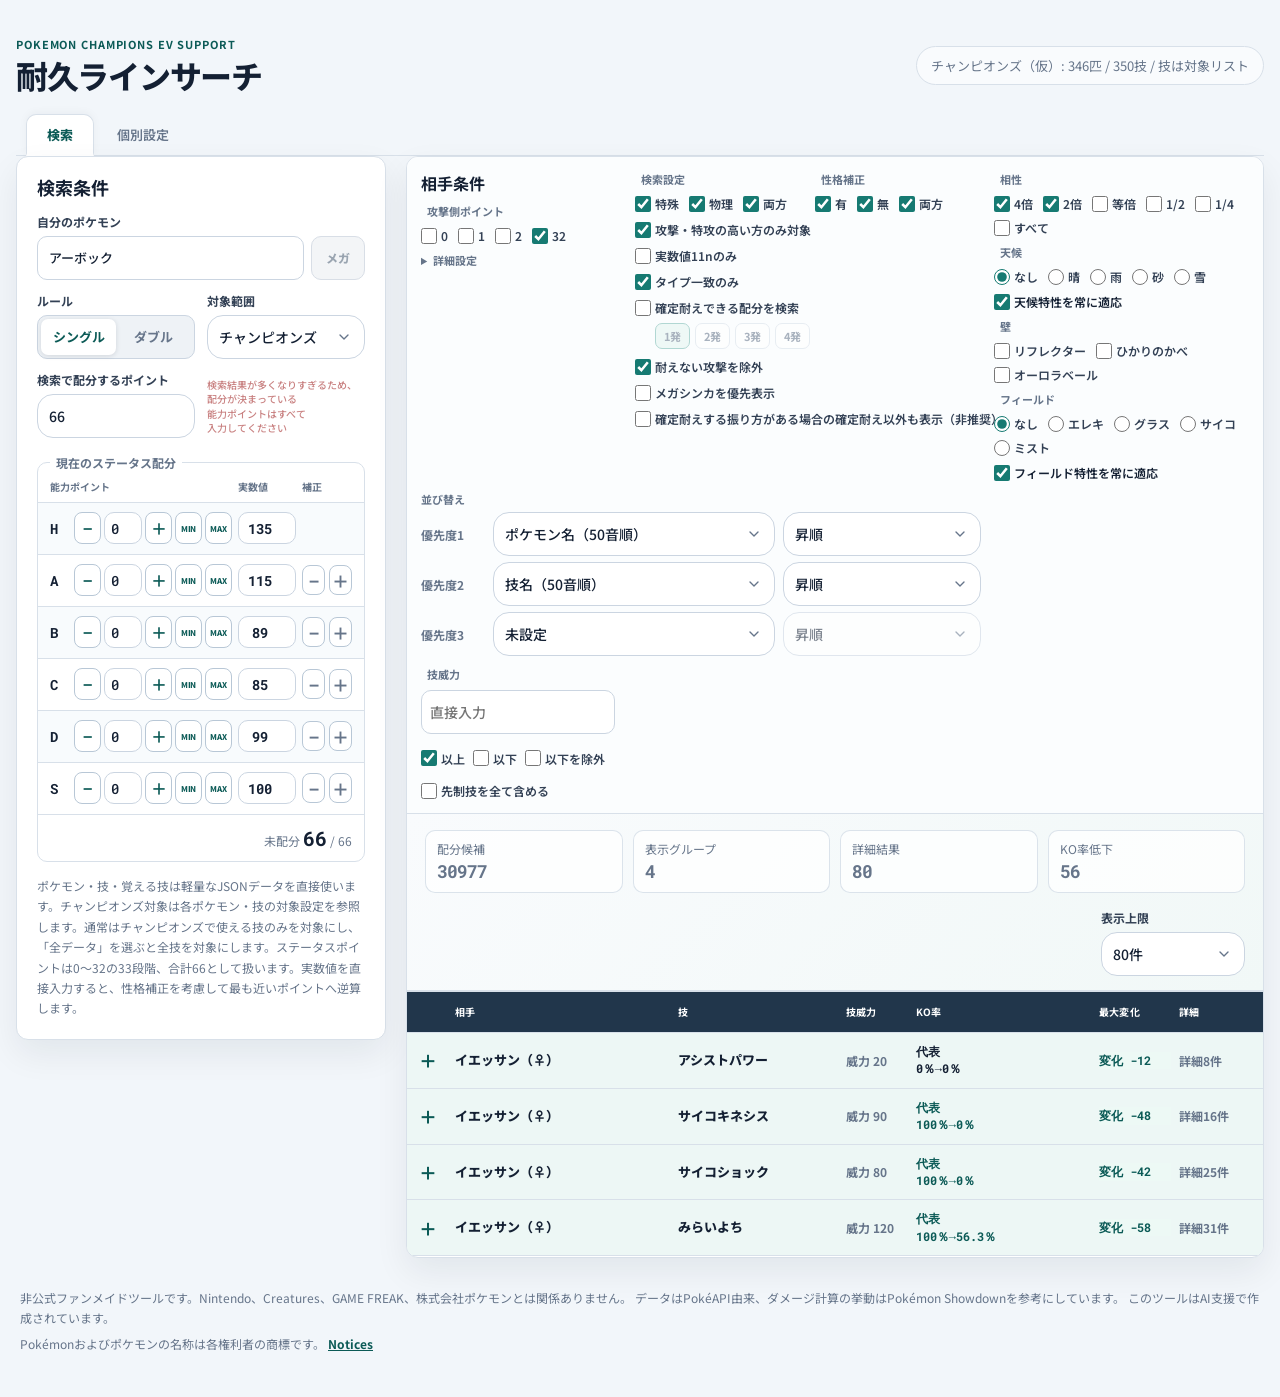
<file: index.html>
<!doctype html>
<html lang="ja">
  <head>
    <meta charset="utf-8" />
    <meta name="viewport" content="width=device-width, initial-scale=1" />
    <title>チャンピオンズ努力値サポート 試作</title>
    <link rel="preconnect" href="https://fonts.googleapis.com" />
    <link rel="preconnect" href="https://fonts.gstatic.com" crossorigin />
    <link href="https://fonts.googleapis.com/css2?family=Noto+Sans+JP:wght@400;500;600;700;800&family=Roboto+Mono:wght@500;600;700&display=swap" rel="stylesheet" />
    <link rel="stylesheet" href="./styles.css?v=20260912-1" />
  </head>
  <body>
    <main class="app-shell">
      <header class="app-header">
        <div>
          <p class="eyebrow">Pokemon Champions EV Support</p>
          <h1>耐久ラインサーチ</h1>
        </div>
        <div class="status-pill" id="dataStatus">データ読込中</div>
      </header>

      <nav class="page-nav" role="tablist" aria-label="画面切替">
        <button type="button" class="page-nav-button is-selected" data-page="search" role="tab" aria-selected="true" aria-controls="searchPage">検索</button>
        <button type="button" class="page-nav-button" data-page="move-settings" role="tab" aria-selected="false" aria-controls="moveSettingsPage">個別設定</button>
      </nav>

      <section class="workspace page-view" id="searchPage">
        <form class="panel controls" id="searchForm">
          <div class="panel-heading">
            <h2>検索条件</h2>
          </div>

          <div class="field-grid">
            <div class="form-field pokemon-field">
              <span>自分のポケモン</span>
              <div class="pokemon-selector-row">
                <div class="pokemon-combobox" id="pokemonCombobox">
                  <input id="defenderSearch" type="search" autocomplete="off" placeholder="名前を入力（例：が）" role="combobox" aria-autocomplete="list" aria-expanded="false" aria-controls="defenderOptions" />
                  <input id="defenderSelect" type="hidden" />
                  <div class="pokemon-options" id="defenderOptions" role="listbox" hidden></div>
                </div>
                <button id="megaToggle" class="mega-toggle" type="button">メガ</button>
              </div>
              <label id="multiscaleOption" class="ability-toggle" hidden>
                <input id="multiscaleEnabled" type="checkbox" checked />
                <span>マルチスケイル適用</span>
              </label>
              <label id="metalDefenseOption" class="ability-toggle" hidden>
                <input id="metalDefenseEnabled" type="checkbox" checked />
                <span>はどうのぼうご適用</span>
              </label>
              <label id="thickFatOption" class="ability-toggle" hidden>
                <input id="thickFatEnabled" type="checkbox" checked />
                <span>あついしぼう適用</span>
              </label>
              <label id="heatproofOption" class="ability-toggle" hidden>
                <input id="heatproofEnabled" type="checkbox" checked />
                <span>たいねつ適用</span>
              </label>
              <label id="drySkinOption" class="ability-toggle" hidden>
                <input id="drySkinEnabled" type="checkbox" checked />
                <span>かんそうはだ適用</span>
              </label>
              <label id="filterOption" class="ability-toggle" hidden>
                <input id="filterEnabled" type="checkbox" checked />
                <span>フィルター適用</span>
              </label>
              <label id="hardRockOption" class="ability-toggle" hidden>
                <input id="hardRockEnabled" type="checkbox" checked />
                <span>ハードロック適用</span>
              </label>
              <label id="grassPeltOption" class="ability-toggle" hidden>
                <input id="grassPeltEnabled" type="checkbox" checked />
                <span>くさのけがわ適用</span>
              </label>
            </div>

            <div class="form-field">
              <span>ルール</span>
              <div class="rule-toggle" role="group" aria-label="ルール選択">
                <button type="button" class="rule-toggle-button is-selected" data-rule="single" aria-pressed="true">シングル</button>
                <button type="button" class="rule-toggle-button" data-rule="double" aria-pressed="false">ダブル</button>
                <input id="battleRule" type="hidden" value="single" />
              </div>
            </div>

            <label>
              対象範囲
              <select id="availabilityMode">
                <option value="final">チャンピオンズ（仮）</option>
                <option value="all">全データ</option>
              </select>
            </label>

            <label>
              検索で配分するポイント
              <input id="remainingPoints" type="number" min="0" max="66" value="66" />
            </label>

            <p class="remaining-points-note">検索結果が多くなりすぎるため、<br />配分が決まっている<br />能力ポイントはすべて<br />入力してください</p>
          </div>

          <fieldset class="stat-allocation">
            <legend>現在のステータス配分</legend>
            <div class="stat-table-head" aria-hidden="true">
              <span class="stat-point-heading">能力ポイント</span><span>実数値</span><span>補正</span>
            </div>
            <div class="stat-row">
              <strong>H</strong>
              <div class="point-stepper">
                <button type="button" class="point-button" data-target="currentHpPoints" data-delta="-1" aria-label="Hを1減らす">−</button>
                <input id="currentHpPoints" type="number" min="0" max="32" value="0" aria-label="Hポイント" />
                <button type="button" class="point-button" data-target="currentHpPoints" data-delta="1" aria-label="Hを1増やす">＋</button>
                <button type="button" class="point-preset" data-target="currentHpPoints" data-value="0" aria-label="HをMIN（0）にする">MIN</button>
                <button type="button" class="point-preset" data-target="currentHpPoints" data-value="32" aria-label="HをMAX（32）にする">MAX</button>
              </div>
              <input id="currentHp" class="stat-value" type="number" min="1" value="175" aria-label="現在HP実数値" />
              <span></span>
            </div>
            <div class="stat-row">
              <strong>A</strong>
              <div class="point-stepper">
                <button type="button" class="point-button" data-target="currentAtkPoints" data-delta="-1" aria-label="Aを1減らす">−</button>
                <input id="currentAtkPoints" type="number" min="0" max="32" value="0" aria-label="Aポイント" />
                <button type="button" class="point-button" data-target="currentAtkPoints" data-delta="1" aria-label="Aを1増やす">＋</button>
                <button type="button" class="point-preset" data-target="currentAtkPoints" data-value="0" aria-label="AをMIN（0）にする">MIN</button>
                <button type="button" class="point-preset" data-target="currentAtkPoints" data-value="32" aria-label="AをMAX（32）にする">MAX</button>
              </div>
              <input id="currentAtk" class="stat-value" type="number" min="1" aria-label="現在攻撃実数値" />
              <div class="nature-buttons" aria-label="攻撃の性格補正">
                <button type="button" class="nature-button" data-nature-stat="atk" data-nature-mode="drop" aria-label="攻撃を下降補正">−</button>
                <button type="button" class="nature-button" data-nature-stat="atk" data-nature-mode="boost" aria-label="攻撃を上昇補正">＋</button>
              </div>
            </div>
            <div class="stat-row">
              <strong>B</strong>
              <div class="point-stepper">
                <button type="button" class="point-button" data-target="currentDefPoints" data-delta="-1" aria-label="Bを1減らす">−</button>
                <input id="currentDefPoints" type="number" min="0" max="32" value="0" aria-label="Bポイント" />
                <button type="button" class="point-button" data-target="currentDefPoints" data-delta="1" aria-label="Bを1増やす">＋</button>
                <button type="button" class="point-preset" data-target="currentDefPoints" data-value="0" aria-label="BをMIN（0）にする">MIN</button>
                <button type="button" class="point-preset" data-target="currentDefPoints" data-value="32" aria-label="BをMAX（32）にする">MAX</button>
              </div>
              <input id="currentDef" class="stat-value" type="number" min="1" value="115" aria-label="現在防御実数値" />
              <div class="nature-buttons" aria-label="防御の性格補正">
                <button type="button" class="nature-button" data-nature-stat="def" data-nature-mode="drop" aria-label="防御を下降補正">−</button>
                <button type="button" class="nature-button" data-nature-stat="def" data-nature-mode="boost" aria-label="防御を上昇補正">＋</button>
              </div>
            </div>
            <div class="stat-row">
              <strong>C</strong>
              <div class="point-stepper">
                <button type="button" class="point-button" data-target="currentSpaPoints" data-delta="-1" aria-label="Cを1減らす">−</button>
                <input id="currentSpaPoints" type="number" min="0" max="32" value="0" aria-label="Cポイント" />
                <button type="button" class="point-button" data-target="currentSpaPoints" data-delta="1" aria-label="Cを1増やす">＋</button>
                <button type="button" class="point-preset" data-target="currentSpaPoints" data-value="0" aria-label="CをMIN（0）にする">MIN</button>
                <button type="button" class="point-preset" data-target="currentSpaPoints" data-value="32" aria-label="CをMAX（32）にする">MAX</button>
              </div>
              <input id="currentSpa" class="stat-value" type="number" min="1" aria-label="現在特攻実数値" />
              <div class="nature-buttons" aria-label="特攻の性格補正">
                <button type="button" class="nature-button" data-nature-stat="spa" data-nature-mode="drop" aria-label="特攻を下降補正">−</button>
                <button type="button" class="nature-button" data-nature-stat="spa" data-nature-mode="boost" aria-label="特攻を上昇補正">＋</button>
              </div>
            </div>
            <div class="stat-row">
              <strong>D</strong>
              <div class="point-stepper">
                <button type="button" class="point-button" data-target="currentSpdPoints" data-delta="-1" aria-label="Dを1減らす">−</button>
                <input id="currentSpdPoints" type="number" min="0" max="32" value="0" aria-label="Dポイント" />
                <button type="button" class="point-button" data-target="currentSpdPoints" data-delta="1" aria-label="Dを1増やす">＋</button>
                <button type="button" class="point-preset" data-target="currentSpdPoints" data-value="0" aria-label="DをMIN（0）にする">MIN</button>
                <button type="button" class="point-preset" data-target="currentSpdPoints" data-value="32" aria-label="DをMAX（32）にする">MAX</button>
              </div>
              <input id="currentSpd" class="stat-value" type="number" min="1" value="105" aria-label="現在特防実数値" />
              <div class="nature-buttons" aria-label="特防の性格補正">
                <button type="button" class="nature-button" data-nature-stat="spd" data-nature-mode="drop" aria-label="特防を下降補正">−</button>
                <button type="button" class="nature-button" data-nature-stat="spd" data-nature-mode="boost" aria-label="特防を上昇補正">＋</button>
              </div>
            </div>
            <div class="stat-row">
              <strong>S</strong>
              <div class="point-stepper">
                <button type="button" class="point-button" data-target="currentSpePoints" data-delta="-1" aria-label="Sを1減らす">−</button>
                <input id="currentSpePoints" type="number" min="0" max="32" value="0" aria-label="Sポイント" />
                <button type="button" class="point-button" data-target="currentSpePoints" data-delta="1" aria-label="Sを1増やす">＋</button>
                <button type="button" class="point-preset" data-target="currentSpePoints" data-value="0" aria-label="SをMIN（0）にする">MIN</button>
                <button type="button" class="point-preset" data-target="currentSpePoints" data-value="32" aria-label="SをMAX（32）にする">MAX</button>
              </div>
              <input id="currentSpe" class="stat-value" type="number" min="1" aria-label="現在素早さ実数値" />
              <div class="nature-buttons" aria-label="素早さの性格補正">
                <button type="button" class="nature-button" data-nature-stat="spe" data-nature-mode="drop" aria-label="素早さを下降補正">−</button>
                <button type="button" class="nature-button" data-nature-stat="spe" data-nature-mode="boost" aria-label="素早さを上昇補正">＋</button>
              </div>
            </div>
            <div class="point-balance">未配分 <strong id="unallocatedPoints">66</strong> / 66</div>
          </fieldset>

          <p class="note">
            ポケモン・技・覚える技は軽量なJSONデータを直接使います。チャンピオンズ対象は各ポケモン・技の対象設定を参照します。通常はチャンピオンズで使える技のみを対象にし、「全データ」を選ぶと全技を対象にします。ステータスポイントは0〜32の33段階、合計66として扱います。実数値を直接入力すると、性格補正を考慮して最も近いポイントへ逆算します。
          </p>
        </form>

        <section class="panel results-panel">
          <div class="opponent-filters">
            <div class="opponent-filters-heading">
              <strong>相手条件</strong>
              <fieldset class="checkbox-group attacker-points-presets" data-filter-group="attackerPointsPreset">
                <legend>攻撃側ポイント</legend>
                <label><input type="checkbox" name="attackerPointsPreset" value="0" /> 0</label>
                <label><input type="checkbox" name="attackerPointsPreset" value="1" /> 1</label>
                <label><input type="checkbox" name="attackerPointsPreset" value="2" /> 2</label>
                <label><input type="checkbox" name="attackerPointsPreset" value="32" checked /> 32</label>
              </fieldset>
              <details class="attacker-points-details" id="attackerPointsDetails">
                <summary>詳細設定</summary>
                <fieldset class="checkbox-group attacker-points-detail-group" data-filter-group="attackerPointsDetail">
                  <legend>3〜31ポイント</legend>
                  <div id="attackerPointsDetailOptions" class="attacker-points-detail-options"></div>
                </fieldset>
              </details>
            </div>

            <fieldset class="checkbox-group" data-filter-group="attackKind">
              <legend>検索設定</legend>
              <label><input type="checkbox" name="attackKind" value="special" checked /> 特殊</label>
              <label><input type="checkbox" name="attackKind" value="physical" checked /> 物理</label>
              <label><input type="checkbox" name="attackKind" value="both" checked /> 両方</label>
              <label class="higher-offense-option"><input id="higherOffenseOnly" type="checkbox" checked /> 攻撃・特攻の高い方のみ対象</label>
              <label class="higher-offense-option"><input id="attackStatMultipleOf11" type="checkbox" /> 実数値11nのみ</label>
              <label class="higher-offense-option"><input id="stabOnly" type="checkbox" checked /> タイプ一致のみ</label>
              <div class="guaranteed-survival-option">
                <label class="guaranteed-survival-toggle"><input id="guaranteedSurvivalSearch" type="checkbox" /> 確定耐えできる配分を検索</label>
                <div class="guaranteed-survival-hit-options" role="group" aria-label="確定耐えを検索する被弾回数">
                  <button type="button" data-guaranteed-survival-hit="1" aria-pressed="true">1発</button>
                  <button type="button" data-guaranteed-survival-hit="2" aria-pressed="false">2発</button>
                  <button type="button" data-guaranteed-survival-hit="3" aria-pressed="false">3発</button>
                  <button type="button" data-guaranteed-survival-hit="4" aria-pressed="false">4発</button>
                </div>
              </div>
              <label class="higher-offense-option"><input id="excludeUnsurvivableAttacks" type="checkbox" checked /> 耐えない攻撃を除外</label>
              <label class="higher-offense-option"><input id="prioritizeMega" type="checkbox" /> メガシンカを優先表示</label>
              <label class="higher-offense-option"><input id="showNonGuaranteedWhenGuaranteed" type="checkbox" /> 確定耐えする振り方がある場合の確定耐え以外も表示（非推奨）</label>
            </fieldset>

            <fieldset class="checkbox-group" data-filter-group="attackerNature">
              <legend>性格補正</legend>
              <label><input type="checkbox" name="attackerNature" value="boost" checked /> 有</label>
              <label><input type="checkbox" name="attackerNature" value="neutral" checked /> 無</label>
              <label><input type="checkbox" name="attackerNature" value="both" checked /> 両方</label>
            </fieldset>

            <div class="effectiveness-weather-column">
              <fieldset class="checkbox-group effectiveness-group" data-filter-group="effectiveness">
                <legend>相性</legend>
                <label><input type="checkbox" name="effectiveness" value="4" checked /> 4倍</label>
                <label><input type="checkbox" name="effectiveness" value="2" checked /> 2倍</label>
                <label><input type="checkbox" name="effectiveness" value="1" /> 等倍</label>
                <label><input type="checkbox" name="effectiveness" value="0.5" /> 1/2</label>
                <label><input type="checkbox" name="effectiveness" value="0.25" /> 1/4</label>
                <label><input type="checkbox" name="effectiveness" value="all" /> すべて</label>
              </fieldset>

              <fieldset class="checkbox-group weather-group">
                <legend>天候</legend>
                <label><input type="radio" name="weather" value="none" checked /> なし</label>
                <label><input type="radio" name="weather" value="sunny" /> 晴</label>
                <label><input type="radio" name="weather" value="rain" /> 雨</label>
                <label><input type="radio" name="weather" value="sand" /> 砂</label>
                <label><input type="radio" name="weather" value="snow" /> 雪</label>
              </fieldset>
              <label class="weather-ability-option">
                <input id="weatherAbilityAlways" type="checkbox" checked />
                天候特性を常に適応
              </label>

              <fieldset class="checkbox-group wall-group" data-filter-group="wall">
                <legend>壁</legend>
                <label><input type="checkbox" name="wall" value="reflect" /> リフレクター</label>
                <label><input type="checkbox" name="wall" value="lightScreen" /> ひかりのかべ</label>
                <label><input type="checkbox" name="wall" value="auroraVeil" /> オーロラベール</label>
              </fieldset>

              <fieldset class="checkbox-group field-group" data-filter-group="field">
                <legend>フィールド</legend>
                <label><input type="radio" name="field" value="none" checked /> なし</label>
                <label><input type="radio" name="field" value="electric" /> エレキ</label>
                <label><input type="radio" name="field" value="grassy" /> グラス</label>
                <label><input type="radio" name="field" value="psychic" /> サイコ</label>
                <label><input type="radio" name="field" value="misty" /> ミスト</label>
              </fieldset>
              <label class="weather-ability-option">
                <input id="fieldAbilityAlways" type="checkbox" checked />
                フィールド特性を常に適応
              </label>
            </div>

            <fieldset class="result-sort-settings">
              <legend>並び替え</legend>
              <div class="result-sort-list">
                <div class="result-sort-row">
                  <span class="result-sort-priority">優先度1</span>
                  <select class="result-sort-key" data-result-sort-key="1" aria-label="並び替え優先度1">
                    <option value="attacker-name" selected>ポケモン名（50音順）</option>
                    <option value="move-name">技名（50音順）</option>
                    <option value="attack-stat">攻撃時数値順</option>
                    <option value="change-amount">ダメージ変化量</option>
                    <option value="unset">未設定</option>
                  </select>
                  <select class="result-sort-direction" data-result-sort-direction="1" aria-label="並び替え優先度1の順序">
                    <option value="asc" selected>昇順</option>
                    <option value="desc">降順</option>
                  </select>
                </div>
                <div class="result-sort-row">
                  <span class="result-sort-priority">優先度2</span>
                  <select class="result-sort-key" data-result-sort-key="2" aria-label="並び替え優先度2">
                    <option value="attacker-name">ポケモン名（50音順）</option>
                    <option value="move-name" selected>技名（50音順）</option>
                    <option value="attack-stat">攻撃時数値順</option>
                    <option value="change-amount">ダメージ変化量</option>
                    <option value="unset">未設定</option>
                  </select>
                  <select class="result-sort-direction" data-result-sort-direction="2" aria-label="並び替え優先度2の順序">
                    <option value="asc" selected>昇順</option>
                    <option value="desc">降順</option>
                  </select>
                </div>
                <div class="result-sort-row">
                  <span class="result-sort-priority">優先度3</span>
                  <select class="result-sort-key" data-result-sort-key="3" aria-label="並び替え優先度3">
                    <option value="attacker-name">ポケモン名（50音順）</option>
                    <option value="move-name">技名（50音順）</option>
                    <option value="attack-stat">攻撃時数値順</option>
                    <option value="change-amount">ダメージ変化量</option>
                    <option value="unset" selected>未設定</option>
                  </select>
                  <select class="result-sort-direction" data-result-sort-direction="3" aria-label="並び替え優先度3の順序">
                    <option value="asc" selected>昇順</option>
                    <option value="desc">降順</option>
                  </select>
                </div>
              </div>
            </fieldset>

            <fieldset class="checkbox-group move-power-filter">
              <legend>技威力</legend>
              <label class="move-power-input">
                <input id="movePower" type="number" min="1" max="250" step="1" list="movePowerOptions" placeholder="直接入力" />
                <datalist id="movePowerOptions"></datalist>
              </label>
              <span class="power-comparison" data-filter-group="powerComparison">
                <label><input type="checkbox" name="powerComparison" value="gte" checked /> 以上</label>
                <label><input type="checkbox" name="powerComparison" value="lte" /> 以下</label>
                <label><input type="checkbox" name="powerComparison" value="gt" /> 以下を除外</label>
              </span>
              <label class="priority-move-option">
                <input id="includePriorityMoves" type="checkbox" /> 先制技を全て含める
              </label>
            </fieldset>
          </div>

          <div class="results-toolbar">
            <div class="summary" id="summary">
              <span>検索すると結果がここに出ます。</span>
            </div>
            <label class="result-limit-control">
              表示上限
              <select id="resultLimit" aria-label="検索結果の表示上限">
                <option value="80">80件</option>
                <option value="120">120件</option>
                <option value="160">160件</option>
                <option value="200">200件</option>
                <option value="unlimited">無制限</option>
              </select>
            </label>
          </div>

          <div class="table-wrap">
            <table>
              <thead class="result-group-table-header">
                <tr>
                  <th colspan="11" class="result-group-header-cell">
                    <div class="result-group-header-grid">
                      <span aria-hidden="true"></span>
                      <span>相手</span>
                      <span>技</span>
                      <span>技威力</span>
                      <span>KO率</span>
                      <span>最大変化</span>
                      <span>詳細</span>
                    </div>
                  </th>
                </tr>
              </thead>
              <tbody id="resultsBody"></tbody>
            </table>
          </div>
        </section>
      </section>

      <section class="panel move-settings-page page-view" id="moveSettingsPage" hidden>
        <div class="panel-heading move-settings-heading">
          <div>
            <h2>ポケモンごとの技設定</h2>
            <p>検索結果に含める技をポケモンごとに選択できます。通常はチャンピオンズ対象の技だけを表示し、「全データ」では全技を表示します。</p>
            <div class="move-settings-navigation">
              <div class="move-settings-rule-tabs" role="tablist" aria-label="個別設定のルール">
                <button type="button" class="move-settings-rule-tab is-selected" data-move-settings-view="individual" data-move-rule="single" role="tab" aria-selected="true" aria-controls="moveSettingsIndividualPanel">シングル</button>
                <button type="button" class="move-settings-rule-tab" data-move-settings-view="individual" data-move-rule="double" role="tab" aria-selected="false" aria-controls="moveSettingsIndividualPanel">ダブル</button>
              </div>
              <button type="button" class="move-settings-mode-tab" data-move-settings-view="bulk" role="tab" aria-selected="false" aria-controls="moveSettingsBulkPanel">一括設定</button>
            </div>
            <div class="move-settings-preset-bar" aria-label="個別設定プリセット">
              <div class="move-settings-preset-selection">
                <label class="move-settings-preset-field">
                  <span>プリセット <small id="moveSettingsPresetCount">マイセット 0/100</small></span>
                  <select id="moveSettingsPresetSelect">
                    <option value="">プリセットを選択</option>
                  </select>
                </label>
                <button id="moveSettingsPresetLoad" type="button" class="secondary-button move-settings-preset-load" disabled>呼び出す</button>
              </div>
              <label class="move-settings-preset-field">
                <span>保存名</span>
                <input id="moveSettingsPresetName" type="text" maxlength="40" placeholder="例：ダブル用" />
              </label>
              <div class="move-settings-preset-actions">
                <div class="move-settings-preset-actions-primary">
                  <button id="moveSettingsPresetSave" type="button" class="secondary-button">変更をプリセットに反映</button>
                  <button id="moveSettingsPresetDelete" type="button" class="secondary-button" disabled>削除</button>
                </div>
                <div id="moveSettingsAdminActions" class="move-settings-preset-actions-recommended" hidden>
                  <button id="moveSettingsRecommendedPresetCreate" type="button" class="secondary-button recommended-preset-button">おすすめ作成を開始</button>
                  <button id="moveSettingsRecommendedPresetExport" type="button" class="secondary-button recommended-preset-export" disabled>おすすめ書き出し</button>
                </div>
              </div>
              <button id="moveSettingsPresetEdit" type="button" hidden disabled>編集モード</button>
              <button id="moveSettingsPresetEditDone" type="button" hidden>編集終了</button>
              <div id="moveSettingsPresetEditingNotice" hidden>
                <strong id="moveSettingsPresetEditingLabel"></strong>
                <span id="moveSettingsPresetEditingName"></span>
              </div>
              <p id="moveSettingsRecommendedHelp" class="move-settings-recommended-help" hidden>管理用：おすすめ候補はこの端末に保存され、「おすすめ書き出し」で組み込み用ファイルを作れます。</p>
              <p id="moveSettingsPresetStatus" class="move-settings-preset-status" role="status" aria-live="polite"></p>
            </div>
          </div>
        </div>

        <div class="move-settings-layout" id="moveSettingsIndividualPanel">
          <aside class="move-settings-pokemon-panel">
            <label for="moveSettingsPokemonSearch">ポケモンを選択</label>
            <input id="moveSettingsPokemonSearch" type="search" autocomplete="off" placeholder="名前で絞り込み" />
            <label class="move-settings-pokemon-sort" for="moveSettingsPokemonSort">
              ポケモンの並び順
              <select id="moveSettingsPokemonSort">
                <option value="name">名前順</option>
                <option value="dex-number">全国図鑑順</option>
                <option value="base-stat-desc">合計種族値が高い順</option>
                <option value="base-stat-asc">合計種族値が低い順</option>
              </select>
            </label>
            <div class="move-settings-pokemon-list-heading" aria-hidden="true">
              <span></span>
              <span>検索<br />対象</span>
            </div>
            <div id="moveSettingsPokemonList" class="move-settings-pokemon-list" role="listbox" aria-label="技設定するポケモン"></div>
          </aside>

          <section class="move-settings-detail" aria-live="polite">
            <div class="move-settings-detail-heading">
              <div>
                <h3 id="moveSettingsPokemonName">ポケモンを選択してください</h3>
                <p id="moveSettingsSummary">技の設定状況</p>
              </div>
              <div class="move-settings-actions">
                <button id="moveSettingsAllOn" type="button" class="secondary-button">すべて必要</button>
                <button id="moveSettingsAllOff" type="button" class="secondary-button">すべて不要</button>
              </div>
            </div>
            <section class="move-settings-ability-section" aria-labelledby="moveSettingsAbilityHeading">
              <h4 id="moveSettingsAbilityHeading">特性</h4>
              <div id="moveSettingsAbilityList" class="move-settings-ability-list"></div>
            </section>
            <label for="moveSettingsMoveSearch">技を検索</label>
            <input id="moveSettingsMoveSearch" type="search" autocomplete="off" placeholder="技名で絞り込み" />
            <div id="moveSettingsMoveList" class="move-settings-move-list" role="list" aria-label="技の要不要設定"></div>
          </section>
        </div>

        <section class="move-settings-bulk-panel" id="moveSettingsBulkPanel" hidden>
          <div class="move-settings-bulk-heading">
            <div>
              <h3>一括設定</h3>
              <p><span id="moveSettingsBulkRuleName">シングル</span>のポケモンごとの技チェックをまとめて変更します。</p>
            </div>
          </div>
          <div class="move-settings-bulk-rule-tabs" role="tablist" aria-label="一括設定のルール">
            <button type="button" class="move-settings-bulk-rule-tab is-selected" data-bulk-rule="single" role="tab" aria-selected="true" aria-controls="moveSettingsBulkPanel">シングル</button>
            <button type="button" class="move-settings-bulk-rule-tab" data-bulk-rule="double" role="tab" aria-selected="false" aria-controls="moveSettingsBulkPanel">ダブル</button>
          </div>
          <div class="move-settings-bulk-list">
            <div class="move-settings-bulk-card">
              <div class="move-settings-bulk-option">
                <span>
                  <strong>各技タイプ　威力上位のみ対象設定</strong>
                  <small>タイプごとに、威力の高い技だけを検索対象にします。</small>
                </span>
              </div>
              <div class="move-settings-bulk-controls">
                <label class="move-settings-bulk-count">
                  <span>上位</span>
                  <input id="moveSettingsTopPowerCount" type="number" min="1" max="20" step="1" value="3" inputmode="numeric" aria-label="各技タイプの上位個数" />
                  <span>個</span>
                </label>
                <button id="moveSettingsApplyBulk" type="button" class="secondary-button">一括適用</button>
              </div>
            </div>
            <div class="move-settings-bulk-card">
              <div class="move-settings-bulk-option">
                <span>
                  <strong>合計種族値 n 以下を除外</strong>
                  <small>合計種族値が指定値以下のポケモンを検索対象から外します。</small>
                </span>
              </div>
              <div class="move-settings-bulk-controls">
                <label class="move-settings-bulk-count">
                  <span>合計種族値</span>
                  <input id="moveSettingsBaseStatMax" type="number" min="0" max="1200" step="1" value="0" inputmode="numeric" aria-label="除外する合計種族値の上限" />
                  <span>以下</span>
                </label>
                <button id="moveSettingsApplyBaseStatExclusion" type="button" class="secondary-button">一括適用</button>
              </div>
            </div>
            <div class="move-settings-bulk-card">
              <div class="move-settings-bulk-option">
                <span>
                  <strong>合計種族値 n 以上をチェック</strong>
                  <small>合計種族値が指定値以上のポケモンを検索対象にします。</small>
                </span>
              </div>
              <div class="move-settings-bulk-controls">
                <label class="move-settings-bulk-count">
                  <span>合計種族値</span>
                  <input id="moveSettingsBaseStatMin" type="number" min="0" max="1200" step="1" value="0" inputmode="numeric" aria-label="対象にする合計種族値の下限" />
                  <span>以上</span>
                </label>
                <button id="moveSettingsApplyBaseStatInclusion" type="button" class="secondary-button">一括適用</button>
              </div>
            </div>
          </div>
        </section>
      </section>

      <div id="moveSettingsBulkConfirmModal" class="bulk-confirm-modal" hidden>
        <section class="bulk-confirm-dialog" role="dialog" aria-modal="true" aria-labelledby="moveSettingsBulkConfirmTitle">
          <div class="bulk-confirm-heading">
            <p class="eyebrow">個別設定の一括変更</p>
            <h2 id="moveSettingsBulkConfirmTitle">一括適用の確認</h2>
          </div>
          <p id="moveSettingsBulkConfirmMessage" class="bulk-confirm-message"></p>
          <label class="bulk-confirm-skip">
            <input id="moveSettingsBulkConfirmSkip" type="checkbox" />
            <span>この項目では次回以降確認しない</span>
          </label>
          <div class="bulk-confirm-actions">
            <button id="moveSettingsBulkConfirmCancel" type="button" class="secondary-button">キャンセル</button>
            <button id="moveSettingsBulkConfirmApply" type="button" class="secondary-button bulk-confirm-apply">適用する</button>
          </div>
        </section>
      </div>

      <div id="moveSettingsPresetConfirmModal" class="bulk-confirm-modal" hidden>
        <section class="bulk-confirm-dialog" role="dialog" aria-modal="true" aria-labelledby="moveSettingsPresetConfirmTitle">
          <div class="bulk-confirm-heading">
            <p class="eyebrow">個別設定プリセット</p>
            <h2 id="moveSettingsPresetConfirmTitle">プリセット呼び出しの確認</h2>
          </div>
          <p id="moveSettingsPresetConfirmMessage" class="bulk-confirm-message"></p>
          <div class="bulk-confirm-actions">
            <button id="moveSettingsPresetConfirmCancel" type="button" class="secondary-button">キャンセル</button>
            <button id="moveSettingsPresetConfirmApply" type="button" class="secondary-button bulk-confirm-apply">呼び出す</button>
          </div>
        </section>
      </div>

      <div id="moveSettingsPresetLimitModal" class="bulk-confirm-modal" hidden>
        <section class="bulk-confirm-dialog" role="dialog" aria-modal="true" aria-labelledby="moveSettingsPresetLimitTitle">
          <div class="bulk-confirm-heading">
            <p class="eyebrow">個別設定プリセット</p>
            <h2 id="moveSettingsPresetLimitTitle">マイセットが100件あります</h2>
          </div>
          <p class="bulk-confirm-message">削除するマイセットを選んでください。削除後、現在の設定を新しいマイセットとして保存します。</p>
          <label class="move-settings-preset-limit-field">
            <span>削除するマイセット</span>
            <select id="moveSettingsPresetLimitDeleteSelect"></select>
          </label>
          <div class="bulk-confirm-actions">
            <button id="moveSettingsPresetLimitCancel" type="button" class="secondary-button">キャンセル</button>
            <button id="moveSettingsPresetLimitApply" type="button" class="secondary-button bulk-confirm-apply is-danger">削除して保存</button>
          </div>
        </section>
      </div>

      <footer class="site-footer">
        <p>
          非公式ファンメイドツールです。Nintendo、Creatures、GAME FREAK、株式会社ポケモンとは関係ありません。
          データはPokéAPI由来、ダメージ計算の挙動はPokémon Showdownを参考にしています。
          このツールはAI支援で作成されています。
        </p>
        <p>
          Pokémonおよびポケモンの名称は各権利者の商標です。
          <a href="./NOTICE.md">Notices</a>
        </p>
      </footer>
    </main>

    <script type="module" src="./app.js?v=20260912-2"></script>
  </body>
</html>
</file>
<file: styles.css>
:root {
  color-scheme: light;
  --ink: #142033;
  --muted: #66758a;
  --line: #d8e0e9;
  --panel: #ffffff;
  --bg: #f2f6fa;
  --accent: #167a72;
  --accent-strong: #0b5a56;
  --accent-soft: #e4f4f1;
  --warn: #9a3412;
  --control-height: 44px;
  --control-radius: 16px;
  --radius: 12px;
}

* {
  box-sizing: border-box;
}

body {
  margin: 0;
  font-family: "Noto Sans JP", "Hiragino Sans", "Yu Gothic", system-ui, sans-serif;
  background: var(--bg);
  color: var(--ink);
}

body.is-preset-editing {
  background: #fff7df;
}

body.is-preset-editing .move-settings-page {
  border-color: #d5aa3a;
  box-shadow: 0 14px 34px rgba(165, 119, 22, 0.14);
}

body.is-recommended-preset-editing {
  background: #eaf8f3;
}

body.is-recommended-preset-editing .move-settings-page {
  border-color: #2f9b79;
  box-shadow: 0 14px 34px rgba(31, 126, 96, 0.16);
}

button,
input,
select {
  font: inherit;
}

.app-shell {
  width: min(1280px, calc(100vw - 32px));
  margin: 0 auto;
  padding: 36px 0;
}

.app-header {
  display: flex;
  align-items: center;
  justify-content: space-between;
  gap: 16px;
  margin-bottom: 20px;
}

.eyebrow {
  margin: 0 0 4px;
  color: var(--accent-strong);
  font-size: 11px;
  font-weight: 700;
  letter-spacing: 0.08em;
  text-transform: uppercase;
}

h1,
h2 {
  margin: 0;
  line-height: 1.2;
}

h1 {
  font-size: 32px;
  font-weight: 800;
  letter-spacing: -0.04em;
  white-space: nowrap;
}

h2 {
  font-size: 18px;
}

.status-pill {
  max-width: 380px;
  padding: 9px 14px;
  border: 1px solid var(--line);
  border-radius: 999px;
  background: #f9fbfd;
  color: var(--muted);
  text-align: center;
  font-size: 13px;
}

.workspace {
  display: grid;
  grid-template-columns: 370px minmax(0, 1fr);
  gap: 20px;
  align-items: start;
}

.page-nav {
  display: flex;
  gap: 2px;
  margin-bottom: 0;
  padding: 0 10px;
  border-bottom: 1px solid var(--line);
}

.page-nav-button {
  min-height: 42px;
  margin-bottom: -1px;
  padding: 0 20px;
  border: 1px solid transparent;
  border-bottom: 3px solid transparent;
  border-radius: 10px 10px 0 0;
  background: transparent;
  color: var(--muted);
  font-size: 13px;
  font-weight: 600;
}

.page-nav-button:hover {
  background: var(--accent-soft);
  color: var(--accent-strong);
}

.page-nav-button.is-selected {
  border-color: var(--line);
  border-bottom-color: var(--panel);
  background: var(--panel);
  box-shadow: 0 -2px 8px rgba(21, 31, 45, 0.04);
  color: var(--accent-strong);
  font-weight: 800;
}

.page-view[hidden] {
  display: none;
}

.panel {
  border: 1px solid var(--line);
  border-radius: var(--radius);
  background: var(--panel);
  box-shadow: 0 14px 34px rgba(21, 31, 45, 0.07);
}

.controls {
  padding: 20px;
}

.panel-heading {
  display: flex;
  align-items: center;
  justify-content: space-between;
  gap: 12px;
  margin-bottom: 14px;
}

button {
  min-height: var(--control-height);
  padding: 0 18px;
  border: 0;
  border-radius: 10px;
  background: var(--accent);
  color: white;
  cursor: pointer;
  font-weight: 700;
}

button:hover {
  background: var(--accent-strong);
}

.field-grid {
  display: grid;
  grid-template-columns: 1fr 1fr;
  gap: 12px;
}

.field-grid.compact {
  grid-template-columns: repeat(3, 1fr);
}

label {
  display: grid;
  gap: 6px;
  color: #334155;
  font-size: 12px;
  font-weight: 700;
}

input,
select {
  width: 100%;
  height: var(--control-height);
  border: 1px solid #cbd5e1;
  border-radius: 10px;
  background: white;
  color: var(--ink);
  padding: 0 11px;
  font-size: 14px;
  font-weight: 500;
}

select {
  -webkit-appearance: none;
  appearance: none;
  border-radius: var(--control-radius);
  padding-right: 38px;
  background-image: url("data:image/svg+xml,%3Csvg xmlns='http://www.w3.org/2000/svg' width='16' height='16' viewBox='0 0 24 24' fill='none' stroke='%2366758a' stroke-width='2' stroke-linecap='round' stroke-linejoin='round'%3E%3Cpath d='m6 9 6 6 6-6'/%3E%3C/svg%3E");
  background-repeat: no-repeat;
  background-position: right 12px center;
  background-size: 16px;
}

#remainingPoints,
#attackerPoints {
  border-radius: var(--control-radius);
}

input:focus,
select:focus {
  outline: 3px solid rgba(22, 122, 114, 0.16);
  border-color: var(--accent);
}

fieldset {
  margin: 16px 0 0;
  border: 1px solid var(--line);
  border-radius: 10px;
  padding: 12px;
}

.stat-allocation {
  padding: 0;
  overflow: hidden;
}

.stat-allocation legend {
  margin-left: 12px;
}

.form-field {
  display: grid;
  gap: 6px;
  color: #334155;
  font-size: 12px;
  font-weight: 700;
}

.remaining-points-note {
  align-self: end;
  margin: 0 0 2px;
  color: #c98282;
  font-size: 10px;
  font-weight: 500;
  line-height: 1.45;
  white-space: nowrap;
}

.pokemon-field {
  grid-column: 1 / -1;
}

.pokemon-combobox {
  position: relative;
}

.pokemon-selector-row {
  display: grid;
  grid-template-columns: minmax(0, 1fr) auto;
  gap: 7px;
}

.ability-toggle {
  display: inline-flex;
  align-items: center;
  gap: 6px;
  width: fit-content;
  color: var(--accent-strong);
  font-size: 12px;
  font-weight: 700;
  cursor: pointer;
}

.ability-toggle[hidden] {
  display: none;
}

.ability-toggle input {
  width: 16px;
  height: 16px;
  margin: 0;
  accent-color: var(--accent);
}

.mega-toggle {
  min-width: 54px;
  height: var(--control-height);
  padding: 0 10px;
  border: 1px solid #8b5cf6;
  border-radius: 10px;
  background: #f3efff;
  color: #6d28d9;
  font-size: 12px;
  font-weight: 800;
}

.mega-toggle:hover:not(:disabled) {
  background: #e9e1ff;
}

.mega-toggle:disabled {
  border-color: #d8dee6;
  background: #f3f5f7;
  color: #9aa5b1;
  cursor: not-allowed;
}

.rule-toggle {
  display: grid;
  grid-template-columns: repeat(2, minmax(0, 1fr));
  padding: 3px;
  border: 1px solid #cbd5e1;
  border-radius: 10px;
  background: #eef2f6;
}

.rule-toggle-button {
  min-height: calc(var(--control-height) - 8px);
  padding: 0 10px;
  border: 0;
  border-radius: 7px;
  background: transparent;
  color: var(--muted);
  font-size: 13px;
  font-weight: 700;
}

.rule-toggle-button.is-selected {
  background: white;
  color: var(--accent-strong);
  box-shadow: 0 1px 5px rgba(21, 31, 45, 0.13);
}

.pokemon-combobox input[type="search"] {
  width: 100%;
  padding-right: 8px;
  font-size: 13px;
}

.pokemon-options {
  position: absolute;
  z-index: 20;
  top: calc(100% + 5px);
  right: 0;
  left: 0;
  max-height: 280px;
  overflow-y: auto;
  padding: 5px;
  border: 1px solid #b8c7d6;
  border-radius: 9px;
  background: white;
  box-shadow: 0 12px 28px rgba(21, 31, 45, 0.16);
}

.pokemon-option {
  display: flex;
  justify-content: space-between;
  gap: 10px;
  align-items: center;
  width: 100%;
  min-height: 36px;
  padding: 7px 9px;
  border: 0;
  border-radius: 6px;
  background: transparent;
  color: var(--ink);
  text-align: left;
  font-size: 13px;
}

.pokemon-options-heading {
  padding: 5px 9px 4px;
  color: var(--muted);
  font-size: 11px;
  font-weight: 700;
}

.pokemon-option:hover,
.pokemon-option:focus-visible {
  background: var(--accent-soft);
  color: var(--accent-strong);
}

.pokemon-option-empty {
  display: block;
  padding: 10px;
  color: var(--muted);
  font-size: 12px;
}

.stat-table-head,
.stat-row {
  display: grid;
  grid-template-columns: 1.1em minmax(0, 1fr) 58px 50px;
  gap: 6px;
  align-items: center;
}

.stat-table-head {
  padding: 8px 12px;
  color: var(--muted);
  font-size: 10px;
  font-weight: 700;
}

.stat-point-heading {
  grid-column: 1 / span 2;
  white-space: nowrap;
}

.stat-row {
  min-height: 52px;
  padding: 6px 12px;
  border-top: 1px solid var(--line);
}

.stat-row:nth-of-type(even) {
  background: #f8fbfd;
}

.stat-row strong {
  font-family: "Roboto Mono", ui-monospace, monospace;
  font-size: 14px;
}

.point-stepper {
  display: grid;
  grid-template-columns: 27px minmax(38px, 1fr) 27px 27px 27px;
  gap: 3px;
}

.point-stepper input,
.stat-value {
  height: 32px;
  padding: 0 4px;
  text-align: center;
  font-family: "Roboto Mono", ui-monospace, monospace;
}

.point-button,
.point-preset {
  width: 27px;
  min-height: 32px;
  padding: 0;
  border: 1px solid #b8c7d6;
  border-radius: 8px;
  background: white;
  color: var(--accent-strong);
}

.point-button {
  font-size: 16px;
}

.point-preset {
  font-size: 8px;
  font-weight: 800;
  letter-spacing: -0.04em;
}

.point-button:hover,
.point-preset:hover {
  background: var(--accent-soft);
}

.stat-value {
  font-weight: 700;
}

.nature-buttons {
  display: grid;
  grid-template-columns: repeat(2, 23px);
  gap: 4px;
}

.nature-button {
  width: 23px;
  min-height: 30px;
  padding: 0;
  border: 1px solid #b8c7d6;
  border-radius: 8px;
  background: white;
  color: var(--muted);
  font-size: 17px;
  font-weight: 800;
}

.nature-button[data-nature-mode="boost"].is-selected {
  border-color: #2b8a5a;
  background: #e7f7ef;
  color: #176b42;
}

.nature-button[data-nature-mode="drop"].is-selected {
  border-color: #d05a5a;
  background: #fff0f0;
  color: #a73535;
}

.stat-value[readonly] {
  background: #f2f7fa;
  color: var(--ink);
  font-weight: 700;
}

.point-balance {
  padding: 10px 12px;
  border-top: 1px solid var(--line);
  color: var(--muted);
  text-align: right;
  font-size: 12px;
}

.point-balance strong {
  color: var(--ink);
  font-family: "Roboto Mono", ui-monospace, monospace;
  font-size: 20px;
}

.point-balance.is-over,
.point-balance.is-over strong {
  color: var(--warn);
}

.search-button-bottom {
  display: none;
}

legend {
  padding: 0 6px;
  color: var(--muted);
  font-size: 12px;
  font-weight: 700;
}

.note {
  margin: 14px 0 0;
  color: var(--muted);
  font-size: 12px;
  line-height: 1.7;
}

.results-panel {
  overflow: hidden;
}

.move-settings-page {
  padding: 20px;
}

.move-settings-heading {
  margin-bottom: 18px;
}

.move-settings-heading p {
  margin: 6px 0 0;
  color: var(--muted);
  font-size: 12px;
  line-height: 1.6;
}

.move-settings-navigation {
  display: flex;
  align-items: center;
  gap: 8px;
  margin-top: 12px;
}

.move-settings-preset-bar {
  display: grid;
  grid-template-columns: minmax(170px, 1fr) minmax(150px, 1fr) auto;
  gap: 8px;
  align-items: start;
  margin-top: 14px;
  padding: 12px;
  border: 1px solid var(--line);
  border-radius: 12px;
  background: #f8fbfd;
}

.move-settings-preset-bar[hidden] {
  display: none;
}

.move-settings-preset-field {
  display: grid;
  gap: 6px;
  min-width: 0;
  color: #334155;
  font-size: 11px;
  font-weight: 700;
}

.move-settings-preset-selection {
  display: grid;
  gap: 8px;
  min-width: 0;
}

.move-settings-preset-load {
  justify-self: end;
}

.move-settings-preset-field small {
  color: var(--muted);
  font-size: 10px;
  font-weight: 600;
}

.move-settings-preset-field input,
.move-settings-preset-field select {
  min-width: 0;
  min-height: 36px;
  height: 36px;
  border-radius: 9px;
  padding-inline: 9px;
  font-size: 12px;
}

.move-settings-preset-actions {
  display: grid;
  gap: 8px;
  align-self: start;
  margin-top: 22px;
}

.move-settings-preset-actions-primary,
.move-settings-preset-actions-recommended {
  display: flex;
  align-items: center;
  flex-wrap: wrap;
  gap: 6px;
}

.move-settings-preset-actions-recommended[hidden],
.move-settings-recommended-help[hidden] {
  display: none;
}

.move-settings-preset-actions .secondary-button {
  white-space: nowrap;
}

.move-settings-preset-actions .recommended-preset-button,
.move-settings-preset-actions .recommended-preset-export {
  border-color: #76b9a3;
  background: #effaf6;
  color: #17664e;
}

.move-settings-preset-actions .recommended-preset-button:hover,
.move-settings-preset-actions .recommended-preset-export:hover {
  background: #dff4ec;
}

.move-settings-preset-editing-notice {
  display: flex;
  grid-column: 1 / -1;
  align-items: center;
  flex-wrap: wrap;
  gap: 8px;
  min-height: 34px;
  padding: 7px 10px;
  border: 1px solid #dfb84d;
  border-radius: 8px;
  background: #fff1b8;
  color: #765719;
  font-size: 12px;
}

.move-settings-preset-editing-notice strong {
  color: #62460e;
}

.move-settings-preset-editing-notice small {
  color: #8a6a29;
  font-size: 11px;
}

.move-settings-preset-editing-notice[hidden] {
  display: none;
}

body.is-recommended-preset-editing .move-settings-preset-editing-notice {
  border-color: #63b69a;
  background: #dff5ed;
  color: #21684f;
}

body.is-recommended-preset-editing .move-settings-preset-editing-notice strong,
body.is-recommended-preset-editing .move-settings-preset-editing-notice small {
  color: #155a43;
}

.move-settings-recommended-help {
  grid-column: 1 / -1;
  margin: 0;
  color: #4c7668;
  font-size: 10px;
  line-height: 1.5;
}

.move-settings-preset-status {
  grid-column: 1 / -1;
  min-height: 17px;
  margin: 0;
  color: var(--muted);
  font-size: 11px;
  font-weight: 600;
}

.move-settings-preset-status.is-error {
  color: #b45353;
}

.move-settings-preset-limit-field {
  display: grid;
  gap: 7px;
  color: var(--ink);
  font-size: 12px;
  font-weight: 700;
}

.move-settings-preset-limit-field select {
  width: 100%;
  min-height: 42px;
  border: 1px solid var(--line);
  border-radius: 9px;
  background: white;
  color: var(--ink);
  padding: 8px 10px;
}

.move-settings-rule-tabs {
  display: inline-grid;
  grid-template-columns: repeat(2, minmax(96px, 1fr));
  gap: 3px;
  padding: 3px;
  border: 1px solid #cbd5e1;
  border-radius: 10px;
  background: #eef2f6;
}

.move-settings-rule-tab,
.move-settings-bulk-rule-tab {
  min-height: calc(var(--control-height) - 8px);
  padding: 0 12px;
  border: 0;
  border-radius: 7px;
  background: transparent;
  color: var(--muted);
  font-size: 12px;
  font-weight: 700;
}

.move-settings-rule-tab.is-selected,
.move-settings-bulk-rule-tab.is-selected {
  background: white;
  color: var(--accent-strong);
  box-shadow: 0 1px 5px rgba(21, 31, 45, 0.13);
}

.move-settings-mode-tab {
  min-height: calc(var(--control-height) - 2px);
  padding: 0 16px;
  border: 1px solid #cbd5e1;
  border-radius: 10px;
  background: #eef2f6;
  color: var(--muted);
  font-size: 12px;
  font-weight: 800;
}

.move-settings-mode-tab:hover,
.move-settings-mode-tab.is-selected {
  border-color: var(--accent);
  background: var(--accent-soft);
  color: var(--accent-strong);
}

.move-settings-bulk-panel {
  min-height: 320px;
}

.move-settings-bulk-heading {
  margin-bottom: 14px;
}

.move-settings-bulk-heading h3 {
  margin: 0;
  font-size: 18px;
}

.move-settings-bulk-heading p {
  margin: 5px 0 0;
  color: var(--muted);
  font-size: 12px;
}

.move-settings-bulk-rule-tabs {
  display: inline-grid;
  grid-template-columns: repeat(2, minmax(96px, 1fr));
  gap: 3px;
  margin-bottom: 18px;
  padding: 3px;
  border: 1px solid #cbd5e1;
  border-radius: 10px;
  background: #eef2f6;
}

.move-settings-bulk-list {
  display: grid;
  gap: 10px;
  max-width: 760px;
}

.move-settings-bulk-card {
  display: flex;
  align-items: center;
  justify-content: space-between;
  gap: 18px;
  padding: 16px 18px;
  border: 1px solid var(--line);
  border-radius: 12px;
  background: #fbfdfe;
}

.move-settings-bulk-option {
  display: flex;
  flex: 1;
  align-items: flex-start;
  gap: 10px;
  min-width: 0;
}

.move-settings-bulk-option strong,
.move-settings-bulk-option small {
  display: block;
}

.move-settings-bulk-option strong {
  color: var(--ink);
  font-size: 14px;
  line-height: 1.4;
}

.move-settings-bulk-option small {
  margin-top: 4px;
  color: var(--muted);
  font-size: 11px;
  font-weight: 500;
  line-height: 1.5;
}

.move-settings-bulk-count {
  display: flex;
  flex: 0 0 auto;
  align-items: center;
  gap: 6px;
  color: var(--muted);
  font-size: 12px;
  font-weight: 800;
}

.move-settings-bulk-count input {
  width: 58px;
  min-height: 36px;
  padding: 0 8px;
  border: 1px solid #b8c7d6;
  border-radius: 8px;
  background: white;
  color: var(--ink);
  text-align: center;
  font-variant-numeric: tabular-nums;
}

.move-settings-bulk-controls {
  display: flex;
  align-items: center;
  gap: 10px;
}

.bulk-confirm-modal {
  position: fixed;
  z-index: 1000;
  inset: 0;
  display: grid;
  place-items: center;
  padding: 20px;
  background: rgba(21, 31, 45, 0.42);
}

.bulk-confirm-modal[hidden] {
  display: none;
}

.bulk-confirm-dialog {
  width: min(100%, 440px);
  padding: 24px;
  border: 1px solid #cbd5e1;
  border-radius: 16px;
  background: white;
  box-shadow: 0 18px 50px rgba(21, 31, 45, 0.2);
}

.bulk-confirm-heading .eyebrow {
  margin-bottom: 4px;
}

.bulk-confirm-heading h2 {
  margin: 0;
  font-size: 20px;
}

.bulk-confirm-message {
  margin: 16px 0;
  color: var(--muted);
  font-size: 13px;
  line-height: 1.7;
}

.bulk-confirm-skip {
  display: flex;
  align-items: center;
  gap: 8px;
  color: var(--ink);
  font-size: 13px;
  font-weight: 600;
}

.bulk-confirm-skip input {
  width: 17px;
  height: 17px;
  margin: 0;
  accent-color: var(--accent);
}

.bulk-confirm-actions {
  display: flex;
  justify-content: flex-end;
  gap: 8px;
  margin-top: 22px;
}

.bulk-confirm-apply {
  border-color: var(--accent);
  background: var(--accent);
  color: white;
}

.bulk-confirm-apply:hover {
  border-color: var(--accent-strong);
  background: var(--accent-strong);
  color: white;
}

.move-settings-layout {
  display: grid;
  grid-template-columns: 230px minmax(0, 1fr);
  gap: 18px;
}

.move-settings-layout[hidden],
.move-settings-bulk-panel[hidden] {
  display: none;
}

.move-settings-pokemon-panel,
.move-settings-detail {
  min-width: 0;
}

.move-settings-pokemon-panel > label,
.move-settings-detail > label {
  margin-bottom: 6px;
}

.move-settings-pokemon-sort {
  margin-top: 10px;
}

.move-settings-pokemon-list,
.move-settings-move-list {
  overflow-y: auto;
  border: 1px solid var(--line);
  border-radius: 10px;
  background: #fbfdfe;
}

.move-settings-pokemon-list {
  max-height: 520px;
  margin-top: 10px;
  padding: 5px;
  scrollbar-gutter: stable;
}

.move-settings-pokemon-list-heading {
  display: grid;
  grid-template-columns: minmax(0, 1fr) 44px;
  gap: 4px;
  align-items: center;
  padding: 0 21px 0 5px;
  color: var(--muted);
  font-size: 10px;
  font-weight: 800;
  letter-spacing: 0.03em;
  text-align: center;
}

.move-settings-pokemon-list-heading span:last-child {
  line-height: 1.2;
  transform: translateX(2px);
}

.move-settings-pokemon-entry {
  display: grid;
  grid-template-columns: minmax(0, 1fr) 44px;
  gap: 4px;
  align-items: center;
  content-visibility: auto;
  contain-intrinsic-size: 34px;
}

.move-settings-pokemon-option {
  display: block;
  width: 100%;
  min-height: 34px;
  padding: 6px 9px;
  border: 0;
  border-radius: 7px;
  background: transparent;
  color: var(--ink);
  text-align: left;
  font-size: 12px;
  font-weight: 600;
}

.move-settings-pokemon-option:hover,
.move-settings-pokemon-option.is-selected {
  background: var(--accent-soft);
  color: var(--accent-strong);
}

.move-settings-pokemon-entry.is-disabled .move-settings-pokemon-option {
  color: var(--muted);
  opacity: 0.65;
}

.move-settings-pokemon-toggle {
  display: flex;
  justify-content: center;
  align-items: center;
  min-height: 30px;
  cursor: pointer;
}

.move-settings-pokemon-toggle-input {
  appearance: none;
  width: 30px;
  height: 18px;
  margin: 0;
  border: 1px solid #b8c7d6;
  border-radius: 999px;
  background: #d9e1e8;
  cursor: pointer;
  position: relative;
  transition: background 0.15s ease, border-color 0.15s ease;
}

.move-settings-pokemon-toggle-input::after {
  content: "";
  position: absolute;
  top: 2px;
  left: 2px;
  width: 12px;
  height: 12px;
  border-radius: 50%;
  background: white;
  box-shadow: 0 1px 2px rgba(21, 31, 45, 0.18);
  transition: transform 0.15s ease;
}

.move-settings-pokemon-toggle-input:checked {
  border-color: var(--accent);
  background: var(--accent);
}

.move-settings-pokemon-toggle-input:checked::after {
  transform: translateX(12px);
}

.move-settings-pokemon-toggle-input:focus-visible {
  outline: 2px solid var(--accent);
  outline-offset: 2px;
}

.move-settings-detail-heading {
  display: flex;
  justify-content: space-between;
  gap: 14px;
  align-items: start;
  margin-bottom: 12px;
}

.move-settings-detail-heading h3 {
  margin: 0;
  font-size: 18px;
}

.move-settings-detail-heading p {
  margin: 4px 0 0;
  color: var(--muted);
  font-size: 12px;
}

.move-settings-actions {
  display: flex;
  flex-wrap: wrap;
  gap: 6px;
  justify-content: flex-end;
}

.secondary-button {
  min-height: 34px;
  padding: 0 10px;
  border: 1px solid #b8c7d6;
  border-radius: 8px;
  background: white;
  color: var(--accent-strong);
  font-size: 11px;
}

.secondary-button:hover {
  background: var(--accent-soft);
}

.secondary-button:disabled {
  cursor: not-allowed;
  opacity: 0.5;
}

.move-settings-ability-section {
  margin: 0 0 12px;
  padding: 10px 12px;
  border: 1px solid var(--line);
  border-radius: 10px;
  background: #f8fbfc;
}

.move-settings-ability-section h4 {
  margin: 0 0 7px;
  color: var(--muted);
  font-size: 11px;
  font-weight: 800;
}

.move-settings-ability-list {
  display: grid;
  gap: 6px;
}

.move-settings-ability-row {
  display: flex;
  align-items: center;
  gap: 8px;
  min-height: 26px;
  cursor: pointer;
  font-size: 12px;
}

.move-settings-ability-checkbox {
  width: 16px;
  height: 16px;
  margin: 0;
  accent-color: var(--accent);
}

.move-settings-ability-name {
  color: var(--ink);
  font-weight: 800;
}

.move-settings-ability-description {
  color: var(--muted);
  font-size: 11px;
}

.move-settings-ability-empty {
  margin: 0;
  color: var(--muted);
  font-size: 11px;
}

.bulk-confirm-apply.is-danger {
  border-color: #b45353;
  background: #b45353;
}

.bulk-confirm-apply.is-danger:hover {
  border-color: #963f3f;
  background: #963f3f;
}

.move-settings-move-list {
  max-height: 520px;
  margin-top: 10px;
}

.move-settings-move-header,
.move-setting-row {
  display: grid;
  grid-template-columns: 18px minmax(120px, 200px) 70px 48px 48px;
  justify-content: start;
  gap: 5px;
  align-items: center;
}

.move-settings-move-header {
  min-height: 32px;
  padding: 5px 10px;
  border-bottom: 1px solid var(--line);
  background: #f5f9fb;
  color: var(--muted);
  font-size: 10px;
  font-weight: 800;
  letter-spacing: 0.03em;
}

.move-settings-move-header > span:nth-child(3) {
  text-align: center;
}

.move-settings-move-header > span:nth-child(5) {
  text-align: right;
}

.move-setting-row {
  min-height: 42px;
  padding: 7px 10px;
  border-bottom: 1px solid var(--line);
  background: white;
  font-size: 12px;
}

.move-setting-row:last-child {
  border-bottom: 0;
}

.move-setting-row input {
  width: 16px;
  height: 16px;
  margin: 0;
  accent-color: var(--accent);
}

.move-setting-name {
  min-width: 0;
  overflow: hidden;
  text-overflow: ellipsis;
  white-space: nowrap;
  font-weight: 700;
}

.move-setting-type,
.move-setting-category,
.move-setting-power {
  color: var(--muted);
  font-size: 11px;
  white-space: nowrap;
}

.move-setting-type {
  display: inline-flex;
  min-width: 56px;
  justify-content: center;
  padding: 3px 6px;
  border: 1px solid #c9d5df;
  border-radius: 999px;
  background: #f2f5f7;
  color: #51606d;
  font-size: 10px;
  font-weight: 700;
}

.move-setting-type.move-type-normal { color: #5c6265; background: #f0f2f3; border-color: #cbd0d2; }
.move-setting-type.move-type-fire { color: #b7472f; background: #fff0eb; border-color: #f1b9aa; }
.move-setting-type.move-type-water { color: #2e6ea6; background: #edf6ff; border-color: #b6d4ef; }
.move-setting-type.move-type-electric { color: #806500; background: #fff9dc; border-color: #eadb8b; }
.move-setting-type.move-type-grass { color: #397248; background: #edf8ef; border-color: #b8dcbf; }
.move-setting-type.move-type-ice { color: #3d7c93; background: #edfaff; border-color: #b5dce8; }
.move-setting-type.move-type-fighting { color: #943f37; background: #fff0ee; border-color: #e8b2ac; }
.move-setting-type.move-type-poison { color: #74418e; background: #f8effb; border-color: #d7b9e2; }
.move-setting-type.move-type-ground { color: #855a36; background: #fff5eb; border-color: #e6c7a8; }
.move-setting-type.move-type-flying { color: #506ba2; background: #f0f3ff; border-color: #bec9e7; }
.move-setting-type.move-type-psychic { color: #a34683; background: #fff0f8; border-color: #e8b5d3; }
.move-setting-type.move-type-bug { color: #5d7d2f; background: #f3f9e8; border-color: #c9dda8; }
.move-setting-type.move-type-rock { color: #746447; background: #f7f3eb; border-color: #d9ccb4; }
.move-setting-type.move-type-ghost { color: #5f4d91; background: #f3f0ff; border-color: #c8bde8; }
.move-setting-type.move-type-dragon { color: #4f5aab; background: #f0f1ff; border-color: #c2c7eb; }
.move-setting-type.move-type-dark { color: #5f514a; background: #f3f0ee; border-color: #d4c9c3; }
.move-setting-type.move-type-steel { color: #536b7b; background: #eef4f7; border-color: #becfd8; }
.move-setting-type.move-type-fairy { color: #a04f7d; background: #fff0f7; border-color: #e7b8d0; }

.move-setting-power {
  text-align: right;
  font-variant-numeric: tabular-nums;
}

.move-settings-empty {
  margin: 0;
  padding: 14px;
  color: var(--muted);
  font-size: 12px;
}

.opponent-filters {
  display: grid;
  grid-template-columns: minmax(170px, 1.2fr) repeat(2, minmax(150px, 1fr)) minmax(230px, 1.5fr);
  gap: 10px;
  padding: 14px;
  border-bottom: 1px solid var(--line);
  background: #fbfdfe;
}

.opponent-filters-heading {
  display: grid;
  align-content: start;
  gap: 8px;
}

.attacker-points-field {
  display: grid;
  grid-template-columns: 1fr 64px;
  gap: 7px;
  align-items: center;
  font-size: 11px;
}

.attacker-points-field input {
  min-height: 32px;
  padding: 4px 6px;
}

.attacker-points-presets {
  padding-top: 0;
}

.attacker-points-details {
  color: var(--muted);
  font-size: 11px;
}

.attacker-points-details summary {
  width: fit-content;
  cursor: pointer;
  font-weight: 700;
}

.attacker-points-details .attacker-points-field {
  margin-top: 7px;
}

.attacker-points-detail-group {
  margin-top: 8px;
  padding: 8px 0 0;
}

.attacker-points-detail-options {
  display: flex;
  flex-wrap: wrap;
  gap: 6px 10px;
}

.attacker-points-detail-options label {
  min-width: 25px;
}

.checkbox-group {
  display: flex;
  flex-wrap: wrap;
  align-content: flex-start;
  gap: 7px 10px;
  margin: 0;
  padding: 5px 0 0;
  border: 0;
}

.effectiveness-weather-column {
  display: grid;
  align-content: start;
  gap: 8px;
  grid-column: 4;
}

.weather-ability-option {
  display: inline-flex;
  align-items: center;
  gap: 4px;
  color: var(--ink);
  font-size: 12px;
  font-weight: 600;
  white-space: nowrap;
}

.weather-ability-option input[type="checkbox"] {
  width: 16px;
  height: 16px;
  margin: 0;
  accent-color: var(--accent);
}

.checkbox-group legend {
  width: 100%;
  margin-bottom: 3px;
  color: var(--muted);
  font-size: 11px;
  font-weight: 700;
}

.checkbox-group label {
  display: inline-flex;
  flex-direction: row;
  gap: 4px;
  align-items: center;
  font-size: 12px;
  font-weight: 600;
  white-space: nowrap;
}

.checkbox-group input[type="checkbox"],
.checkbox-group input[type="radio"] {
  width: 16px;
  height: 16px;
  margin: 0;
  accent-color: var(--accent);
}

.checkbox-group .higher-offense-option {
  flex-basis: 100%;
  margin-top: 2px;
}

.guaranteed-survival-option {
  display: flex;
  flex-basis: 100%;
  flex-wrap: wrap;
  gap: 7px 12px;
  align-items: center;
  margin-top: 2px;
}

.guaranteed-survival-toggle {
  flex: 0 0 auto;
}

.guaranteed-survival-hit-options {
  display: inline-flex;
  flex-basis: 100%;
  flex-wrap: wrap;
  gap: 5px;
  align-items: center;
  margin-left: 20px;
}

.guaranteed-survival-hit-options button {
  min-height: 26px;
  padding: 3px 8px;
  border: 1px solid var(--line);
  border-radius: 7px;
  background: #fff;
  color: var(--ink);
  font: inherit;
  font-size: 11px;
  font-weight: 700;
}

.guaranteed-survival-hit-options button[aria-pressed="true"] {
  border-color: #76b9b0;
  background: var(--accent-soft);
  color: var(--accent-strong);
}

.guaranteed-survival-hit-options button:disabled {
  color: var(--muted);
  opacity: 0.55;
  cursor: not-allowed;
}

.result-sort-settings {
  display: grid;
  gap: 7px;
  grid-column: 1 / -1;
  margin: 0;
  padding: 5px 0 0;
  border: 0;
}

.result-sort-settings legend {
  padding: 0;
  color: var(--muted);
  font-size: 11px;
  font-weight: 700;
}

.result-sort-list {
  display: grid;
  gap: 6px;
}

.result-sort-row {
  display: grid;
  grid-template-columns: 64px minmax(150px, 1fr) minmax(100px, 0.7fr);
  gap: 8px;
  align-items: center;
  max-width: 560px;
}

.result-sort-priority {
  color: var(--muted);
  font-size: 12px;
  font-weight: 700;
  white-space: nowrap;
}

.result-sort-row select {
  width: 100%;
  min-height: 32px;
}

.result-sort-row select:disabled {
  opacity: 0.55;
}

.move-power-filter {
  display: grid;
  grid-template-columns: minmax(88px, 1fr) auto;
  align-items: end;
}

.move-power-filter legend {
  grid-column: 1 / -1;
}

.move-power-input input {
  min-height: 34px;
  padding: 4px 8px;
}

.power-comparison {
  display: inline-flex;
  grid-column: 1 / -1;
  flex-wrap: wrap;
  gap: 8px;
  align-items: center;
  min-height: 34px;
}

.move-power-filter .priority-move-option {
  grid-column: 1 / -1;
  justify-self: start;
}

.results-toolbar {
  border-bottom: 1px solid var(--line);
  background: linear-gradient(135deg, #f9fbfd, #f1f8f7);
}

.summary {
  display: grid;
  grid-template-columns: repeat(4, minmax(0, 1fr));
  gap: 10px;
  padding: 16px 18px;
  background: transparent;
}

.summary span,
.summary strong {
  display: block;
}

.summary span {
  padding: 9px 11px;
  border: 1px solid rgba(216, 224, 233, 0.9);
  border-radius: 10px;
  background: rgba(255, 255, 255, 0.72);
  color: var(--muted);
  font-size: 12px;
}

.summary strong {
  margin-top: 2px;
  font-size: 18px;
  font-family: "Roboto Mono", ui-monospace, monospace;
  letter-spacing: -0.05em;
}

.result-limit-control {
  width: min(180px, calc(100% - 36px));
  margin-left: auto;
  padding: 0 18px 14px;
  color: #334155;
  font-size: 12px;
  font-weight: 700;
}

.result-limit-control select {
  width: 100%;
}

.table-wrap {
  overflow: auto;
  border-top: 1px solid var(--line);
  container-type: inline-size;
}

table {
  width: 100%;
  min-width: 0;
  table-layout: fixed;
  border-collapse: collapse;
}

th,
td {
  padding: 10px 6px;
  border-bottom: 1px solid var(--line);
  text-align: left;
  vertical-align: top;
  font-size: 13px;
  line-height: 1.45;
  white-space: nowrap;
}

th {
  position: sticky;
  top: 0;
  z-index: 1;
  background: #21364b;
  color: white;
  font-size: 10px;
  font-weight: 700;
  letter-spacing: 0.02em;
  box-shadow: 0 2px 0 rgba(20, 32, 51, 0.12);
}

.result-line { width: 92px; text-align: center; }
.result-allocation { width: 145px; }
.result-attacker { width: 210px; }
.result-move { width: 118px; }
.result-power { width: 50px; text-align: center; }
.result-nature { width: 48px; text-align: center; }
.result-current,
.result-after { width: 58px; text-align: center; }
.result-current { width: 94px; text-align: center; }
.result-diff { width: 72px; text-align: center; }
.result-category { width: 54px; text-align: center; }
.result-attack { width: 84px; }

tbody td {
  transition: background-color 120ms ease, color 120ms ease;
}

tbody td.result-line,
tbody td.result-allocation {
  background: #f2faf8;
}

tbody tr[hidden] {
  display: none;
}

.result-group-cell {
  padding: 0;
  background: #edf7f5;
}

.result-group-header-cell {
  padding: 0;
}

.result-group-header-grid,
.result-group-toggle {
  display: grid;
  grid-template-columns: 28px minmax(160px, 1.35fr) minmax(110px, 1fr) 62px minmax(130px, 1.1fr) 72px 72px;
  width: 100%;
  align-items: center;
  gap: 8px;
  padding: 10px 12px;
}

.result-group-header-grid {
  min-height: 40px;
  font-size: 10px;
  font-weight: 700;
}

.result-group-toggle {
  min-height: 48px;
  border: 0;
  border-radius: 0;
  background: transparent;
  color: var(--ink);
  text-align: left;
  white-space: normal;
}

.result-group-toggle:hover {
  background: #e3f1ee;
}

.result-group-chevron {
  flex: 0 0 auto;
  color: var(--accent-strong);
  font-size: 18px;
  font-weight: 800;
  line-height: 1;
}

.result-group-attacker,
.result-group-move {
  min-width: 0;
  font-weight: 800;
  overflow-wrap: anywhere;
}

.result-group-attacker {
  overflow-wrap: anywhere;
  white-space: normal;
}

.result-group-power,
.result-group-count {
  min-width: 0;
  color: var(--muted);
  font-size: 12px;
  font-weight: 700;
}

.result-group-representative,
.result-group-diff {
  min-width: 0;
  font-family: "Roboto Mono", ui-monospace, monospace;
  font-size: 12px;
  font-weight: 800;
}

.result-group-power,
.result-group-representative,
.result-group-diff {
  white-space: nowrap;
}

.result-group-count {
  margin-left: 0;
  white-space: nowrap;
}

.result-detail-panel-cell {
  padding: 14px 16px;
  background: #f8fbfc;
}

.result-detail-table {
  position: sticky;
  left: 16px;
  overflow: hidden;
  width: min(calc(100% - 32px), calc(100cqw - 32px));
  border: 1px solid var(--line);
  border-radius: 10px;
  background: #fff;
}

.result-detail-grid {
  display: grid;
  grid-template-columns: 110px minmax(0, 1.45fr) minmax(0, 1fr) minmax(0, 1fr);
  align-items: center;
  gap: 18px;
  padding: 12px 18px;
  white-space: nowrap;
}

.result-detail-header {
  padding-block: 10px;
  background: #f6f9fb;
  color: #334155;
  font-size: 11px;
  font-weight: 800;
}

.result-detail-item {
  border-top: 1px solid var(--line);
  background: #fff;
}

.result-detail-item.is-alternate {
  background: #f7fbfa;
}

.result-detail-ko,
.result-detail-allocation,
.result-detail-attack strong,
.result-detail-current,
.result-detail-after,
.result-detail-diff {
  font-family: "Roboto Mono", ui-monospace, monospace;
}

.result-detail-ko {
  color: var(--accent-strong);
  font-weight: 800;
}

.result-detail-ko-line {
  display: block;
}

.result-detail-allocation {
  color: var(--ink);
  font-size: 14px;
  font-weight: 800;
}

.result-detail-attack,
.result-detail-damage {
  display: flex;
  min-width: 0;
  align-items: center;
}

.result-detail-attack {
  gap: 12px;
}

.result-detail-attack strong {
  color: var(--ink);
  font-size: 13px;
}

.result-detail-attack span {
  color: var(--muted);
  font-size: 12px;
  font-weight: 700;
}

.result-detail-damage {
  gap: 10px;
  font-size: 14px;
  font-weight: 800;
}

.result-detail-arrow {
  color: var(--muted);
}

.result-detail-after {
  color: var(--accent-strong);
}

.result-detail-diff {
  min-width: 46px;
  margin-left: 4px;
  padding: 3px 9px;
  border-radius: 999px;
  text-align: center;
  font-size: 11px;
  line-height: 1.4;
}

.result-detail-diff.diff-neutral {
  background: #f1f5f9;
}

tbody td.result-line {
  color: var(--accent-strong);
  font-family: "Roboto Mono", ui-monospace, monospace;
  font-weight: 800;
}

tbody td.result-allocation {
  color: var(--ink);
  font-family: "Roboto Mono", ui-monospace, monospace;
  font-weight: 700;
}

tbody td.result-attacker,
tbody td.result-move {
  font-weight: 700;
}

tbody td.result-power {
  text-align: center;
}

tbody td.result-nature {
  text-align: center;
}

tbody td.result-after {
  color: var(--accent-strong);
  font-weight: 800;
}

tbody td.result-attack {
  white-space: normal;
  font-size: 12px;
}

.diff-good {
  color: var(--accent-strong);
  background: #edf9f5;
  font-weight: 800;
}

.diff-bad {
  color: #b42318;
  background: #fff4f2;
  font-weight: 800;
}

.diff-neutral {
  color: var(--muted);
}

tbody tr:nth-child(even) {
  background: #f8fafc;
}

tbody tr:hover {
  background: #f0f8f7;
}

.line-good {
  color: var(--accent-strong);
  font-weight: 800;
}

.result-after,
.result-current,
.result-diff,
.result-attack,
.result-power {
  font-family: "Roboto Mono", ui-monospace, monospace;
  font-weight: 600;
}

.empty {
  color: var(--muted);
}

.site-footer {
  margin-top: 16px;
  padding: 14px 4px 0;
  color: var(--muted);
  font-size: 12px;
  line-height: 1.7;
}

.site-footer p {
  margin: 0 0 6px;
}

.site-footer a {
  color: var(--accent-strong);
  font-weight: 700;
}

@media (max-width: 980px) {
  .workspace {
    grid-template-columns: 1fr;
  }

  .summary {
    grid-template-columns: repeat(2, minmax(0, 1fr));
  }

  .opponent-filters {
    grid-template-columns: repeat(2, minmax(0, 1fr));
  }

  .effectiveness-weather-column {
    grid-column: 2;
  }
}

@media (max-width: 560px) {
  .app-shell {
    width: min(100vw - 16px, 1280px);
    padding: 12px 0 20px;
  }

  .app-header {
    align-items: start;
    flex-direction: column;
    gap: 10px;
    margin-bottom: 12px;
  }

  h1 {
    font-size: clamp(22px, 7.2vw, 27px);
  }

  .status-pill {
    max-width: none;
    width: 100%;
    border-radius: 10px;
    text-align: left;
    padding: 8px 12px;
    font-size: 12px;
  }

  .page-nav {
    padding-inline: 4px;
  }

  .page-nav-button {
    min-height: 40px;
    padding-inline: 14px;
  }

  .controls {
    padding: 14px;
  }

  .panel-heading {
    align-items: flex-start;
    margin-bottom: 12px;
  }

  fieldset {
    margin-top: 12px;
    padding: 10px;
  }

  .note {
    margin-top: 10px;
    font-size: 11px;
  }

  .field-grid {
    grid-template-columns: 1fr;
  }

  .summary {
    grid-template-columns: repeat(3, minmax(0, 1fr));
    gap: 6px;
    padding: 8px;
  }

  .result-limit-control {
    width: min(180px, calc(100% - 16px));
    padding: 0 8px 8px;
  }

  .result-limit-control select {
    max-width: none;
  }

  .summary span {
    min-width: 0;
    padding: 8px 6px;
    text-align: center;
    font-size: 10px;
  }

  .summary strong {
    font-size: 16px;
  }

  .opponent-filters {
    grid-template-columns: 1fr;
    gap: 8px;
    padding: 10px;
  }

  .checkbox-group {
    gap: 6px;
    padding-top: 4px;
  }

  .result-sort-settings {
    padding-top: 4px;
  }

  .result-sort-row {
    grid-template-columns: 58px minmax(0, 1fr) minmax(88px, 0.7fr);
    gap: 6px;
  }

  .checkbox-group label:not(.move-power-input),
  .power-comparison label,
  .priority-move-option {
    display: inline-flex;
    min-height: 32px;
    padding: 5px 7px;
    border: 1px solid var(--line);
    border-radius: 8px;
    background: white;
    align-items: center;
  }

  .checkbox-group label:not(.move-power-input):has(input:checked),
  .power-comparison label:has(input:checked),
  .priority-move-option:has(input:checked) {
    border-color: #9acbc5;
    background: var(--accent-soft);
    color: var(--accent-strong);
  }

  .checkbox-group input[type="checkbox"] {
    width: 17px;
    height: 17px;
  }

  .checkbox-group input[type="radio"] {
    width: 17px;
    height: 17px;
  }

  .weather-ability-option {
    min-height: 32px;
    padding: 5px 7px;
    border: 1px solid var(--line);
    border-radius: 8px;
    background: white;
  }

  .weather-ability-option:has(input:checked) {
    border-color: #9acbc5;
    background: var(--accent-soft);
    color: var(--accent-strong);
  }

  .weather-ability-option input[type="checkbox"] {
    width: 17px;
    height: 17px;
  }

  .effectiveness-weather-column {
    grid-column: 1;
  }

  .field-grid.compact {
    grid-template-columns: repeat(3, 1fr);
    gap: 8px;
  }

  .search-button-top {
    display: none;
  }

  .search-button-bottom {
    display: block;
    width: 100%;
    min-height: 50px;
    margin-top: 16px;
    font-size: 15px;
  }

  .stat-table-head,
  .stat-row {
    grid-template-columns: 22px minmax(0, 1fr) 58px 50px;
    gap: 6px;
  }

  .stat-table-head {
    padding-inline: 8px;
  }

  .stat-row {
    grid-template-areas:
      "stat points points points"
      ". . value nature";
    min-height: 78px;
    padding: 8px;
  }

  .stat-row strong {
    grid-area: stat;
    align-self: center;
  }

  .stat-row .point-stepper {
    grid-area: points;
  }

  .stat-row .stat-value {
    grid-area: value;
  }

  .stat-row .nature-buttons {
    grid-area: nature;
  }

  .point-stepper {
    grid-template-columns: 32px minmax(46px, 1fr) 32px 40px 40px;
    gap: 4px;
  }

  .point-button,
  .point-preset {
    width: 100%;
    min-height: 34px;
  }
}

@media (max-width: 640px) {
  .move-settings-page {
    padding: 14px;
  }

  .move-settings-navigation {
    align-items: stretch;
    flex-direction: column;
  }

  .move-settings-preset-bar {
    grid-template-columns: 1fr;
  }

  .move-settings-preset-actions {
    grid-template-columns: 1fr;
    margin-top: 0;
  }

  .move-settings-preset-actions-primary,
  .move-settings-preset-actions-recommended {
    display: grid;
    grid-template-columns: repeat(2, minmax(0, 1fr));
  }

  .move-settings-preset-actions .secondary-button {
    padding-inline: 6px;
    font-size: 10px;
  }

  .move-settings-preset-status {
    grid-column: auto;
  }

  .move-settings-rule-tabs {
    display: grid;
    width: 100%;
    max-width: none;
  }

  .move-settings-mode-tab,
  .move-settings-bulk-rule-tabs {
    width: 100%;
  }

  .move-settings-bulk-card {
    align-items: stretch;
    flex-direction: column;
    gap: 12px;
  }

  .move-settings-bulk-count {
    justify-content: flex-end;
  }

  .move-settings-bulk-controls {
    justify-content: space-between;
  }

  .move-settings-layout {
    grid-template-columns: 1fr;
    gap: 14px;
  }

  .move-settings-pokemon-list {
    max-height: 220px;
  }

  .move-settings-detail-heading {
    flex-direction: column;
  }

  .move-settings-actions {
    display: grid;
    grid-template-columns: repeat(2, minmax(0, 1fr));
    width: 100%;
  }

  .move-settings-actions .secondary-button {
    width: 100%;
  }

  .move-settings-move-header,
  .move-setting-row {
    grid-template-columns: 18px minmax(0, 1fr) 54px 42px 42px;
    gap: 6px;
  }

  .move-settings-move-header {
    padding-inline: 8px;
    font-size: 9px;
  }

  .move-setting-row {
    padding-inline: 8px;
    font-size: 11px;
  }

  .move-setting-type,
  .move-setting-category,
  .move-setting-power {
    font-size: 10px;
  }

  .results-panel {
    background: transparent;
    border: 0;
    box-shadow: none;
  }

  .summary {
    margin-bottom: 12px;
    border: 1px solid var(--line);
    border-radius: var(--radius);
    box-shadow: 0 8px 22px rgba(21, 31, 45, 0.05);
  }

  .table-wrap {
    overflow: visible;
  }

  table,
  tbody {
    display: block;
    width: 100%;
    min-width: 0;
  }

  table {
    table-layout: auto;
  }

  thead {
    display: none;
  }

  tbody {
    display: grid;
    gap: 10px;
  }

  tbody tr {
    display: grid;
    grid-template-columns: 1fr 1fr;
    grid-template-areas:
      "line allocation"
      "attacker move"
      "attack nature"
      "power power"
      "current after"
      "diff diff";
    overflow: hidden;
    border: 1px solid var(--line);
    border-radius: var(--radius);
    background: var(--panel);
    box-shadow: 0 8px 22px rgba(21, 31, 45, 0.05);
  }

  tbody tr:nth-child(even),
  tbody tr:hover {
    background: var(--panel);
  }

  tbody tr.result-group-summary {
    display: block;
    overflow: hidden;
    border: 1px solid var(--line);
    border-radius: var(--radius);
    background: var(--panel);
    box-shadow: 0 8px 22px rgba(21, 31, 45, 0.05);
  }

  tbody tr.result-group-summary > td.result-group-cell {
    display: block;
    grid-column: 1 / -1;
    padding: 0;
    border: 0;
  }

  tbody tr.result-group-summary > td.result-group-cell::before {
    display: none;
  }

  .result-group-toggle {
    display: flex;
    min-height: 56px;
    flex-wrap: wrap;
    gap: 6px 10px;
    padding: 12px;
  }

  .result-group-attacker,
  .result-group-move {
    font-size: 12px;
  }

  .result-group-power,
  .result-group-representative,
  .result-group-diff,
  .result-group-count {
    font-size: 11px;
  }

  .result-group-count {
    margin-left: 0;
  }

  tbody tr.result-detail-panel-row {
    display: block;
    overflow: hidden;
    border: 1px solid var(--line);
    border-radius: var(--radius);
    background: var(--panel);
    box-shadow: 0 8px 22px rgba(21, 31, 45, 0.05);
  }

  tbody tr.result-detail-panel-row[hidden] {
    display: none;
  }

  tbody tr.result-detail-panel-row > td.result-detail-panel-cell {
    display: block;
    padding: 0;
    border: 0;
  }

  tbody tr.result-detail-panel-row > td.result-detail-panel-cell::before {
    display: none;
  }

  .result-detail-table {
    position: static;
    width: 100%;
    border: 0;
    border-radius: 0;
  }

  .result-detail-header {
    display: none;
  }

  .result-detail-item {
    grid-template-columns: minmax(0, 1fr) minmax(0, 1fr);
    grid-template-areas:
      "detail-ko detail-allocation"
      "detail-attack detail-damage";
    gap: 12px;
    padding: 12px;
    white-space: normal;
  }

  .result-detail-item > span {
    min-width: 0;
  }

  .result-detail-item > span::before {
    display: block;
    margin-bottom: 3px;
    color: var(--muted);
    font-family: "Noto Sans JP", sans-serif;
    font-size: 10px;
    font-weight: 700;
  }

  .result-detail-ko { grid-area: detail-ko; }
  .result-detail-ko::before { content: "KO率"; }
  .result-detail-allocation { grid-area: detail-allocation; text-align: right; }
  .result-detail-allocation::before { content: "配分"; }
  .result-detail-attack { grid-area: detail-attack; }
  .result-detail-attack::before { content: "攻撃条件"; }
  .result-detail-damage { grid-area: detail-damage; text-align: right; }
  .result-detail-damage::before { content: "ダメージ"; }

  .result-detail-attack,
  .result-detail-damage {
    display: block;
  }

  .result-detail-attack strong,
  .result-detail-attack span,
  .result-detail-damage > span {
    display: inline-block;
  }

  .result-detail-attack span {
    margin-left: 8px;
  }

  .result-detail-diff {
    margin-left: 6px;
  }

  td {
    min-width: 0;
    padding: 11px 12px;
    border: 0;
    white-space: normal;
  }

  td::before {
    display: block;
    margin-bottom: 3px;
    color: var(--muted);
    font-family: "Noto Sans JP", sans-serif;
    font-size: 10px;
    font-weight: 700;
  }

  .result-line { grid-area: line; background: var(--accent-soft); }
  .result-line::before { content: "KO率"; }
  .result-allocation { grid-area: allocation; text-align: right; background: var(--accent-soft); }
  .result-allocation::before { content: "配分"; }
  .result-attacker { grid-area: attacker; border-top: 1px solid var(--line); }
  .result-attacker::before { content: "相手"; }
  .result-move { grid-area: move; border-top: 1px solid var(--line); }
  .result-move::before { content: "技"; }
  .result-attack { grid-area: attack; border-top: 1px solid var(--line); }
  .result-attack::before { content: "実数値"; }
  .result-nature { grid-area: nature; border-top: 1px solid var(--line); text-align: right; }
  .result-nature::before { content: "補正"; text-align: left; }
  .result-power { grid-area: power; border-top: 1px solid var(--line); text-align: right; }
  .result-power::before { content: "技威力"; text-align: left; }
  .result-current { grid-area: current; border-top: 1px solid var(--line); }
  .result-current::before { content: "現在ダメージ"; }
  .result-after { grid-area: after; border-top: 1px solid var(--line); }
  .result-after::before { content: "配分後"; }
  .result-diff { grid-area: diff; border-top: 1px solid var(--line); }
  .result-diff::before { content: "最大変化"; }

  .result-category {
    display: none;
  }

  .empty {
    display: table-cell;
    grid-column: 1 / -1;
  }
}
</file>
